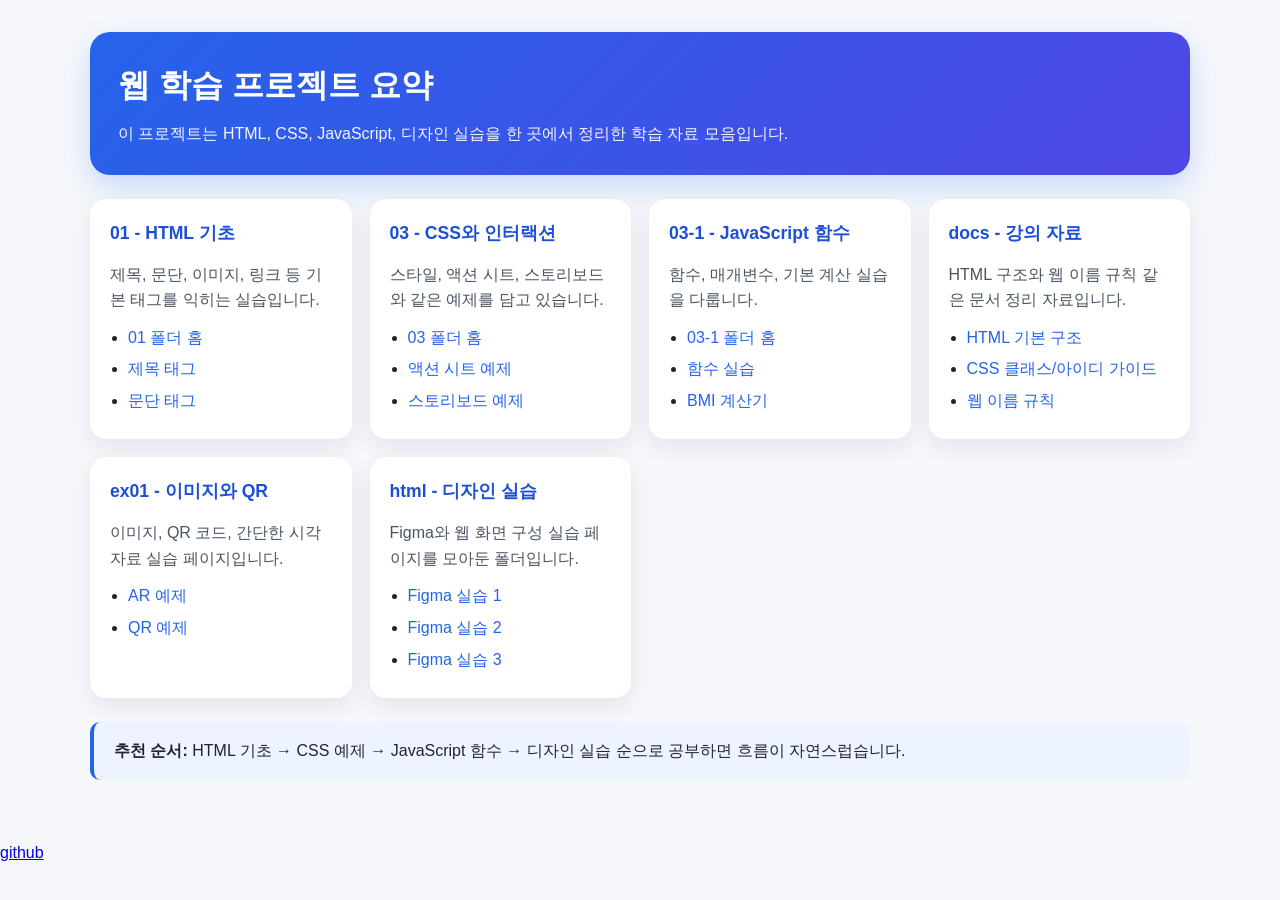
<file: index.html>
<!DOCTYPE html>
<html lang="ko">
<head>
    <meta charset="UTF-8">
    <meta name="viewport" content="width=device-width, initial-scale=1.0">
    <title>웹 학습 프로젝트 요약</title>
    <style>
        :root {
            color-scheme: light;
            font-family: "Malgun Gothic", "Apple SD Gothic Neo", sans-serif;
        }

        body {
            margin: 0;
            background: #f5f7fb;
            color: #223;
            line-height: 1.6;
        }

        .wrap {
            max-width: 1100px;
            margin: 0 auto;
            padding: 32px 20px 60px;
        }

        .hero {
            background: linear-gradient(135deg, #2563eb, #4f46e5);
            color: white;
            padding: 28px;
            border-radius: 20px;
            box-shadow: 0 12px 30px rgba(37, 99, 235, 0.2);
        }

        .hero h1 {
            margin: 0 0 10px;
            font-size: 2rem;
        }

        .hero p {
            margin: 0;
            font-size: 1rem;
            opacity: 0.95;
        }

        .grid {
            display: grid;
            grid-template-columns: repeat(auto-fit, minmax(240px, 1fr));
            gap: 18px;
            margin-top: 24px;
        }

        .card {
            background: white;
            border-radius: 16px;
            padding: 20px;
            box-shadow: 0 8px 22px rgba(15, 23, 42, 0.08);
        }

        .card h2 {
            margin-top: 0;
            font-size: 1.1rem;
            color: #1d4ed8;
        }

        .card p {
            margin: 8px 0 12px;
            color: #4b5563;
        }

        .card ul {
            padding-left: 18px;
            margin: 0;
        }

        .card li {
            margin-bottom: 6px;
        }

        .card a {
            color: #2563eb;
            text-decoration: none;
        }

        .card a:hover {
            text-decoration: underline;
        }

        .note {
            margin-top: 24px;
            background: #eef4ff;
            border-left: 4px solid #2563eb;
            padding: 16px 20px;
            border-radius: 10px;
        }
    </style>
</head>
<body>
    <div class="wrap">
        <header class="hero">
            <h1>웹 학습 프로젝트 요약</h1>
            <p>이 프로젝트는 HTML, CSS, JavaScript, 디자인 실습을 한 곳에서 정리한 학습 자료 모음입니다.</p>
        </header>

        <main class="grid">
            <section class="card">
                <h2>01 - HTML 기초</h2>
                <p>제목, 문단, 이미지, 링크 등 기본 태그를 익히는 실습입니다.</p>
                <ul>
                    <li><a href="01/index.html">01 폴더 홈</a></li>
                    <li><a href="01/ex1-4.html">제목 태그</a></li>
                    <li><a href="01/ex1-5.html">문단 태그</a></li>
                </ul>
            </section>

            <section class="card">
                <h2>03 - CSS와 인터랙션</h2>
                <p>스타일, 액션 시트, 스토리보드와 같은 예제를 담고 있습니다.</p>
                <ul>
                    <li><a href="03/index.html">03 폴더 홈</a></li>
                    <li><a href="03/action-sheet.html">액션 시트 예제</a></li>
                    <li><a href="03/storyboard.html">스토리보드 예제</a></li>
                </ul>
            </section>

            <section class="card">
                <h2>03-1 - JavaScript 함수</h2>
                <p>함수, 매개변수, 기본 계산 실습을 다룹니다.</p>
                <ul>
                    <li><a href="03-1/index.html">03-1 폴더 홈</a></li>
                    <li><a href="03-1/함수.html">함수 실습</a></li>
                    <li><a href="03-1/bmi.html">BMI 계산기</a></li>
                </ul>
            </section>

            <section class="card">
                <h2>docs - 강의 자료</h2>
                <p>HTML 구조와 웹 이름 규칙 같은 문서 정리 자료입니다.</p>
                <ul>
                    <li><a href="docs/html_basic_structure.html">HTML 기본 구조</a></li>
                    <li><a href="docs/css_class_id_guide.html">CSS 클래스/아이디 가이드</a></li>
                    <li><a href="docs/web-naming-rules.html">웹 이름 규칙</a></li>
                </ul>
            </section>

            <section class="card">
                <h2>ex01 - 이미지와 QR</h2>
                <p>이미지, QR 코드, 간단한 시각 자료 실습 페이지입니다.</p>
                <ul>
                    <li><a href="ex01/ar.html">AR 예제</a></li>
                    <li><a href="ex01/qr.html">QR 예제</a></li>
                </ul>
            </section>

            <section class="card">
                <h2>html - 디자인 실습</h2>
                <p>Figma와 웹 화면 구성 실습 페이지를 모아둔 폴더입니다.</p>
                <ul>
                    <li><a href="html/figma.html">Figma 실습 1</a></li>
                    <li><a href="html/figma2.html">Figma 실습 2</a></li>
                    <li><a href="html/figma3.html">Figma 실습 3</a></li>
                </ul>
            </section>
        </main>

        <section class="note">
            <strong>추천 순서:</strong> HTML 기초 → CSS 예제 → JavaScript 함수 → 디자인 실습 순으로 공부하면 흐름이 자연스럽습니다.
        </section>
    </div>
        <footer><a href="https://github.com/qwerewqwerew/mbc-lesson" target="_blank">github</a></footer>
    
</body>
</html>
</file>
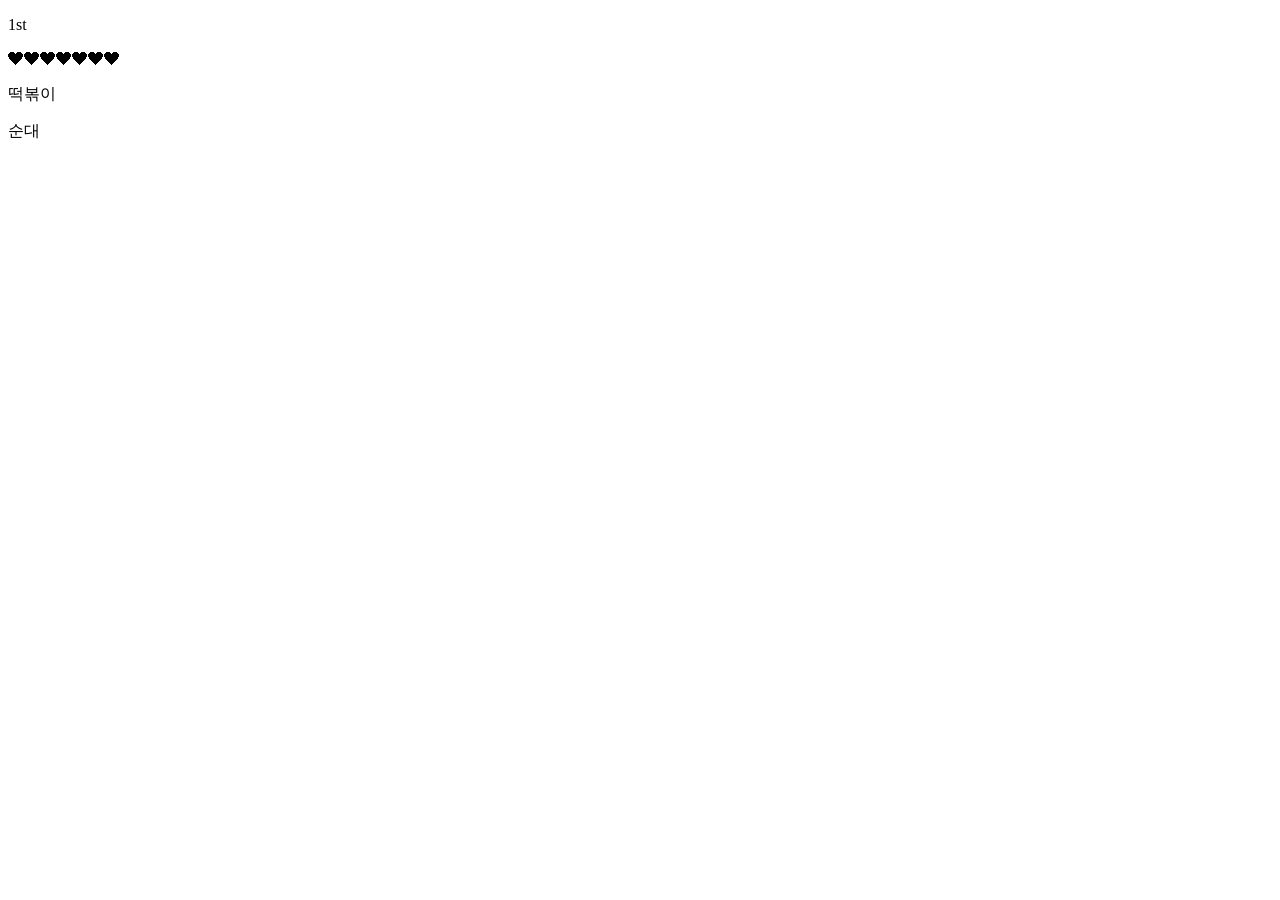
<file: 03-1/index.html>
<!DOCTYPE html>
<html lang="ko">
<head>
  <meta charset="UTF-8">
  <meta name="viewport" content="width=device-width, initial-scale=1.0">
  <title>Document</title>
</head>
<body>
  <div id="container">
    <p>1st</p>
  </div>
<script src="./ex3-12.js"></script>
</body>
</html>
</file>
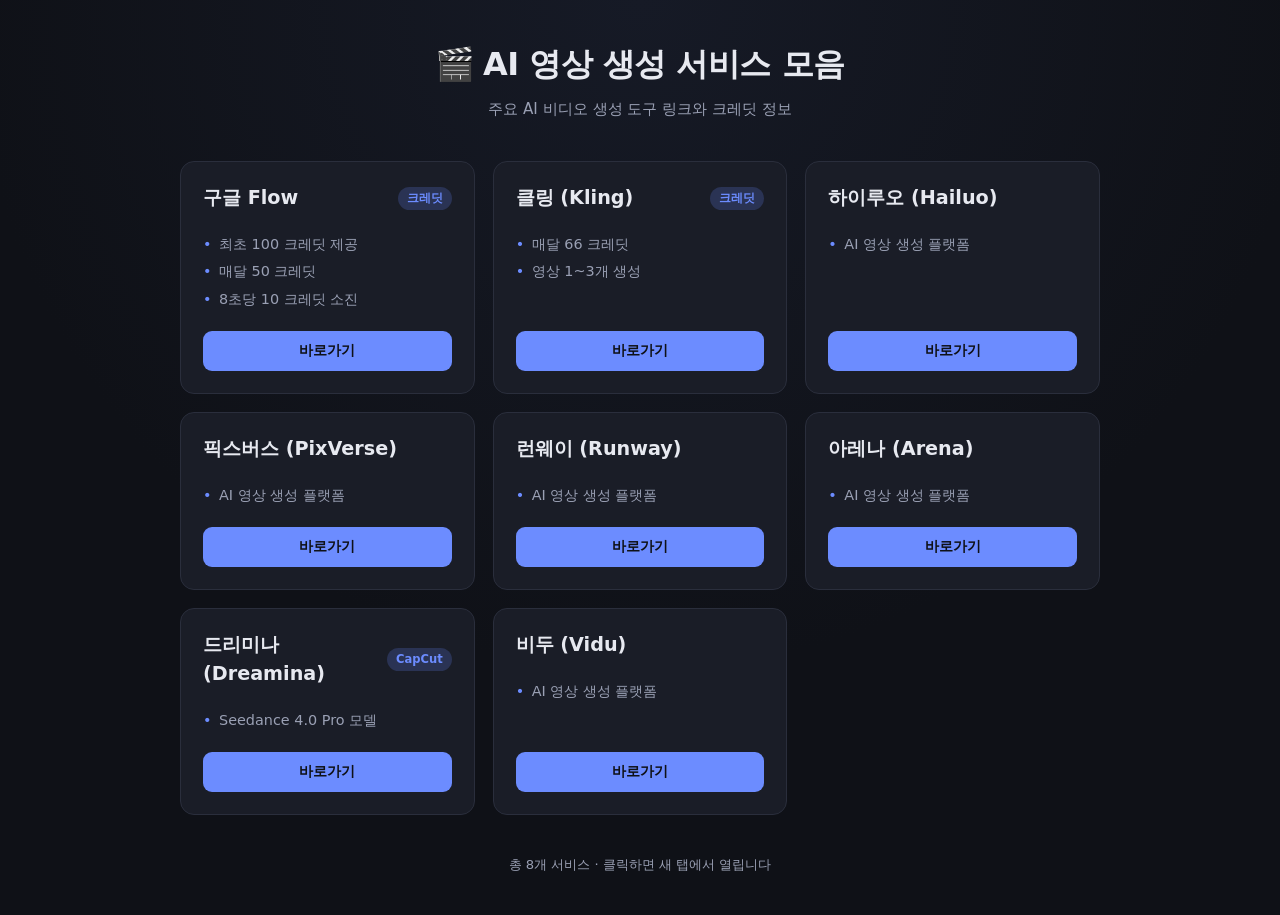
<file: 03/index.html>
<!DOCTYPE html>
<html lang="ko">
<head>
<meta charset="UTF-8">
<meta name="viewport" content="width=device-width, initial-scale=1.0">
<title>AI 영상 생성 서비스 모음</title>
<style>
  :root {
    --bg: #0f1117;
    --card: #1a1d27;
    --card-hover: #222634;
    --accent: #6c8cff;
    --accent-soft: #2a3354;
    --text: #e7e9f0;
    --muted: #9aa0b4;
    --border: #2a2e3c;
  }
  * { box-sizing: border-box; margin: 0; padding: 0; }
  body {
    font-family: 'Segoe UI', 'Malgun Gothic', system-ui, sans-serif;
    background: radial-gradient(circle at top, #161a26 0%, var(--bg) 60%);
    color: var(--text);
    min-height: 100vh;
    padding: 40px 20px;
    line-height: 1.5;
  }
  .wrap { max-width: 920px; margin: 0 auto; }
  header { text-align: center; margin-bottom: 40px; }
  header h1 {
    font-size: 2rem;
    font-weight: 700;
    letter-spacing: -0.5px;
  }
  header h1 .emoji { margin-right: 8px; }
  header p { color: var(--muted); margin-top: 10px; font-size: 0.95rem; }

  .grid {
    display: grid;
    grid-template-columns: repeat(auto-fill, minmax(270px, 1fr));
    gap: 18px;
  }
  .card {
    background: var(--card);
    border: 1px solid var(--border);
    border-radius: 14px;
    padding: 22px;
    transition: transform 0.18s ease, background 0.18s ease, border-color 0.18s ease;
    display: flex;
    flex-direction: column;
  }
  .card:hover {
    transform: translateY(-4px);
    background: var(--card-hover);
    border-color: var(--accent);
  }
  .card-head {
    display: flex;
    align-items: center;
    justify-content: space-between;
    margin-bottom: 12px;
    gap: 8px;
  }
  .card-head h2 { font-size: 1.2rem; font-weight: 600; }
  .badge {
    font-size: 0.72rem;
    background: var(--accent-soft);
    color: var(--accent);
    padding: 3px 9px;
    border-radius: 20px;
    font-weight: 600;
    white-space: nowrap;
  }
  .info { list-style: none; margin: 6px 0 18px; }
  .info li {
    color: var(--muted);
    font-size: 0.9rem;
    padding: 3px 0 3px 16px;
    position: relative;
  }
  .info li::before {
    content: "•";
    color: var(--accent);
    position: absolute;
    left: 0;
  }
  .card a.visit {
    margin-top: auto;
    display: inline-block;
    text-align: center;
    text-decoration: none;
    background: var(--accent);
    color: #0f1117;
    font-weight: 600;
    padding: 9px 0;
    border-radius: 9px;
    font-size: 0.9rem;
    transition: opacity 0.15s ease;
  }
  .card a.visit:hover { opacity: 0.85; }
  footer { text-align: center; color: var(--muted); font-size: 0.82rem; margin-top: 40px; }
</style>
</head>
<body>
<div class="wrap">
  <header>
    <h1><span class="emoji">🎬</span>AI 영상 생성 서비스 모음</h1>
    <p>주요 AI 비디오 생성 도구 링크와 크레딧 정보</p>
  </header>

  <div class="grid">

    <div class="card">
      <div class="card-head">
        <h2>구글 Flow</h2>
        <span class="badge">크레딧</span>
      </div>
      <ul class="info">
        <li>최초 100 크레딧 제공</li>
        <li>매달 50 크레딧</li>
        <li>8초당 10 크레딧 소진</li>
      </ul>
      <a class="visit" href="https://labs.google/flow" target="_blank" rel="noopener">바로가기</a>
    </div>

    <div class="card">
      <div class="card-head">
        <h2>클링 (Kling)</h2>
        <span class="badge">크레딧</span>
      </div>
      <ul class="info">
        <li>매달 66 크레딧</li>
        <li>영상 1~3개 생성</li>
      </ul>
      <a class="visit" href="https://kling.ai/" target="_blank" rel="noopener">바로가기</a>
    </div>

    <div class="card">
      <div class="card-head">
        <h2>하이루오 (Hailuo)</h2>
      </div>
      <ul class="info">
        <li>AI 영상 생성 플랫폼</li>
      </ul>
      <a class="visit" href="https://hailuoai.video/ko" target="_blank" rel="noopener">바로가기</a>
    </div>

    <div class="card">
      <div class="card-head">
        <h2>픽스버스 (PixVerse)</h2>
      </div>
      <ul class="info">
        <li>AI 영상 생성 플랫폼</li>
      </ul>
      <a class="visit" href="https://app.pixverse.ai/" target="_blank" rel="noopener">바로가기</a>
    </div>

    <div class="card">
      <div class="card-head">
        <h2>런웨이 (Runway)</h2>
      </div>
      <ul class="info">
        <li>AI 영상 생성 플랫폼</li>
      </ul>
      <a class="visit" href="https://runwayml.com/" target="_blank" rel="noopener">바로가기</a>
    </div>

    <div class="card">
      <div class="card-head">
        <h2>아레나 (Arena)</h2>
      </div>
      <ul class="info">
        <li>AI 영상 생성 플랫폼</li>
      </ul>
      <a class="visit" href="https://arena.ai/" target="_blank" rel="noopener">바로가기</a>
    </div>

    <div class="card">
      <div class="card-head">
        <h2>드리미나 (Dreamina)</h2>
        <span class="badge">CapCut</span>
      </div>
      <ul class="info">
        <li>Seedance 4.0 Pro 모델</li>
      </ul>
      <a class="visit" href="https://dreamina.capcut.com/ai-tool/home?type=video&model=dreamina_seedance_40_pro" target="_blank" rel="noopener">바로가기</a>
    </div>

    <div class="card">
      <div class="card-head">
        <h2>비두 (Vidu)</h2>
      </div>
      <ul class="info">
        <li>AI 영상 생성 플랫폼</li>
      </ul>
      <a class="visit" href="https://www.vidu.com/ko" target="_blank" rel="noopener">바로가기</a>
    </div>

  </div>

  <footer>총 8개 서비스 · 클릭하면 새 탭에서 열립니다</footer>
</div>
</body>
</html>
</file>
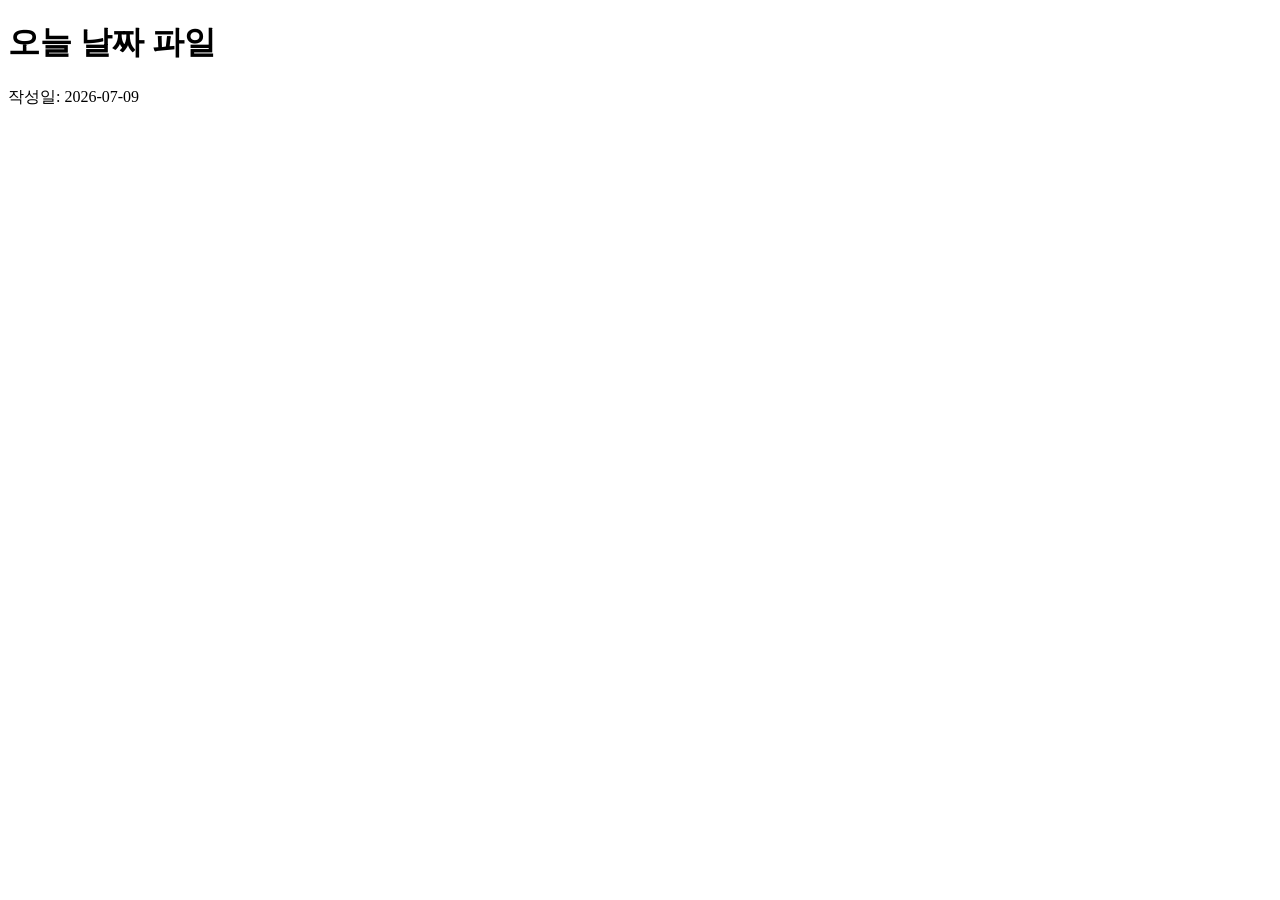
<file: 2026-07-09.html>
<!DOCTYPE html>
<html lang="ko">
<head>
  <meta charset="UTF-8" />
  <meta name="viewport" content="width=device-width, initial-scale=1.0" />
  <title>2026-07-09</title>
</head>
<body>
  <h1>오늘 날짜 파일</h1>
  <p>작성일: 2026-07-09</p>
</body>
</html>
</file>
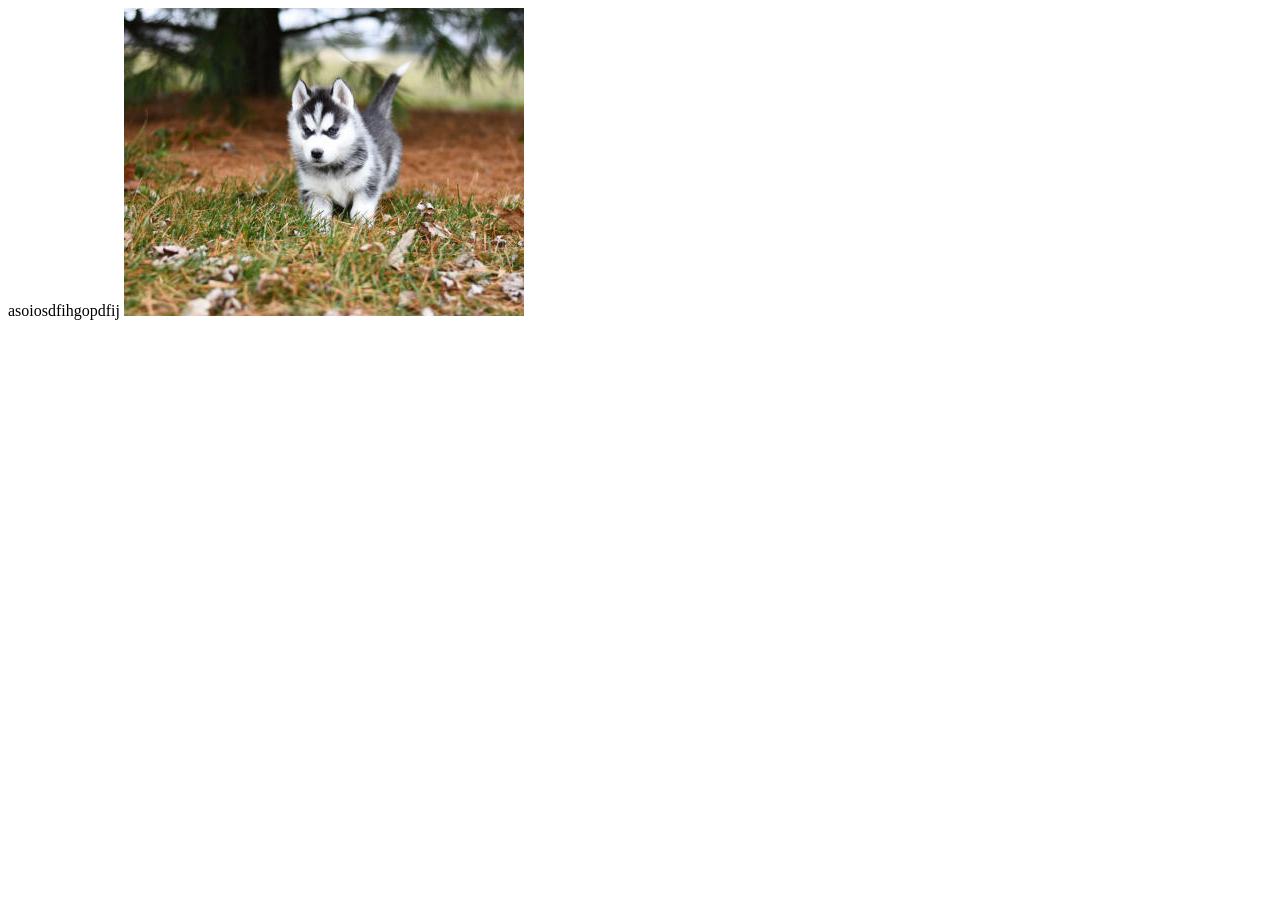
<file: 01/ex1-10.html>
<!DOCTYPE html>
<html lang="ko">
<head>
    <meta charset="UTF-8">
    <meta name="viewport" content="width=device-width, initial-scale=1.0">
    <title>경로</title>
</head>
<body>
    asoiosdfihgopdfij
    <img src="img/15.png" alt="">
</body>
</html>
</file>
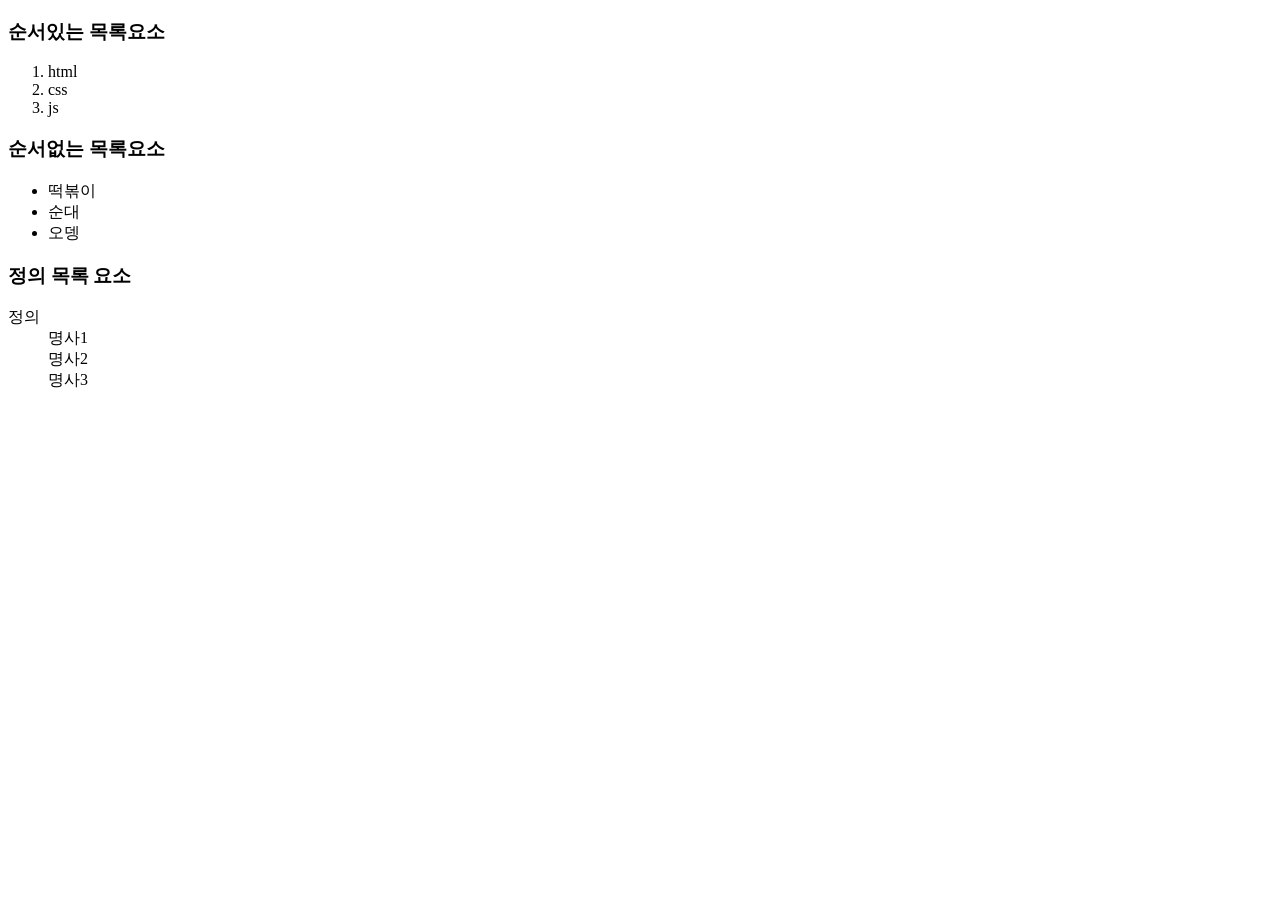
<file: 01/ex1-11.html>
<!doctype html>
<html lang="ko">
  <head>
    <meta charset="UTF-8" />
    <meta name="viewport" content="width=device-width, initial-scale=1.0" />
    <title>목록요소</title>
  </head>
  <body>
    <h3>순서있는 목록요소</h3>
    <ol>
      <li>html</li>
      <li>css</li>
      <li>js</li>
    </ol>
    <h3>순서없는 목록요소</h3>
    <ul>
      <li>떡볶이</li>
      <li>순대</li>
      <li>오뎅</li>
    </ul>
    <h3>정의 목록 요소</h3>
    <dl>
      <dt>정의</dt>
      <dd>명사1</dd>
      <dd>명사2</dd>
      <dd>명사3</dd>
    </dl>
  </body>
</html>
</file>
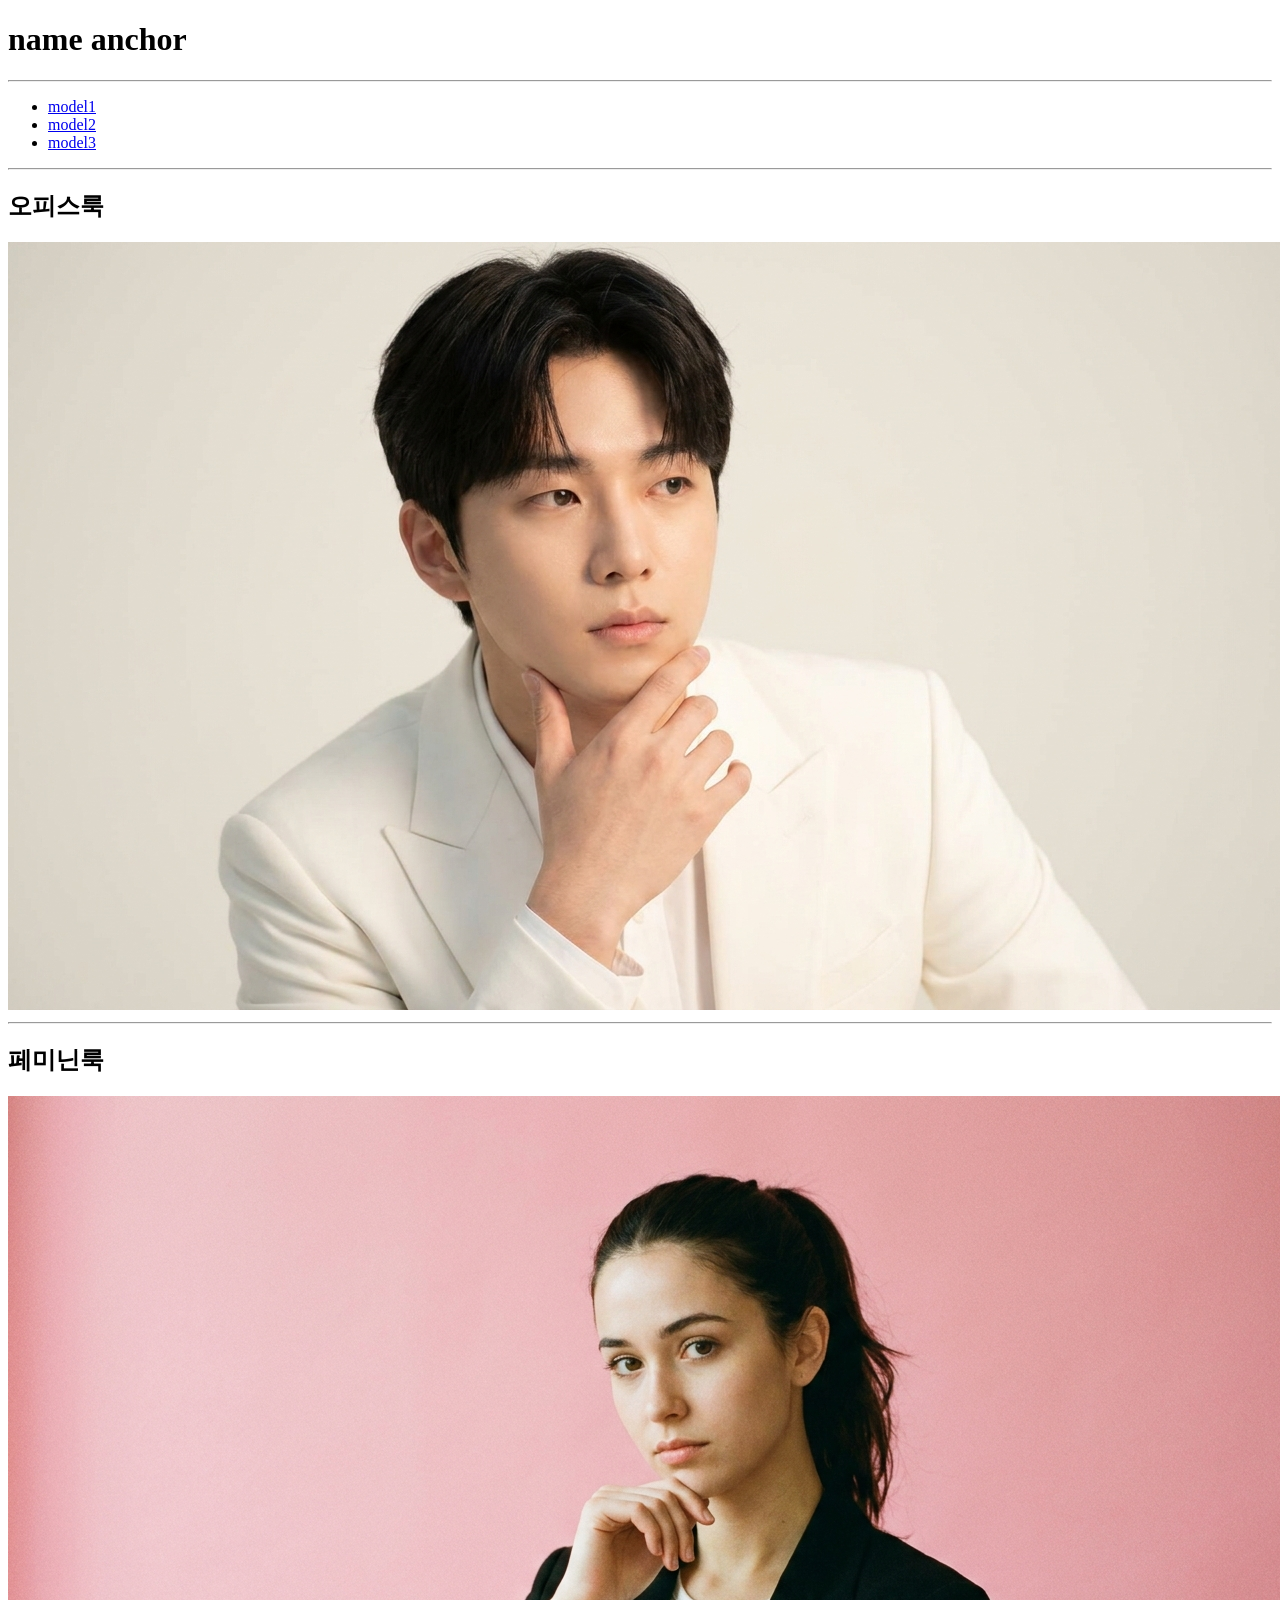
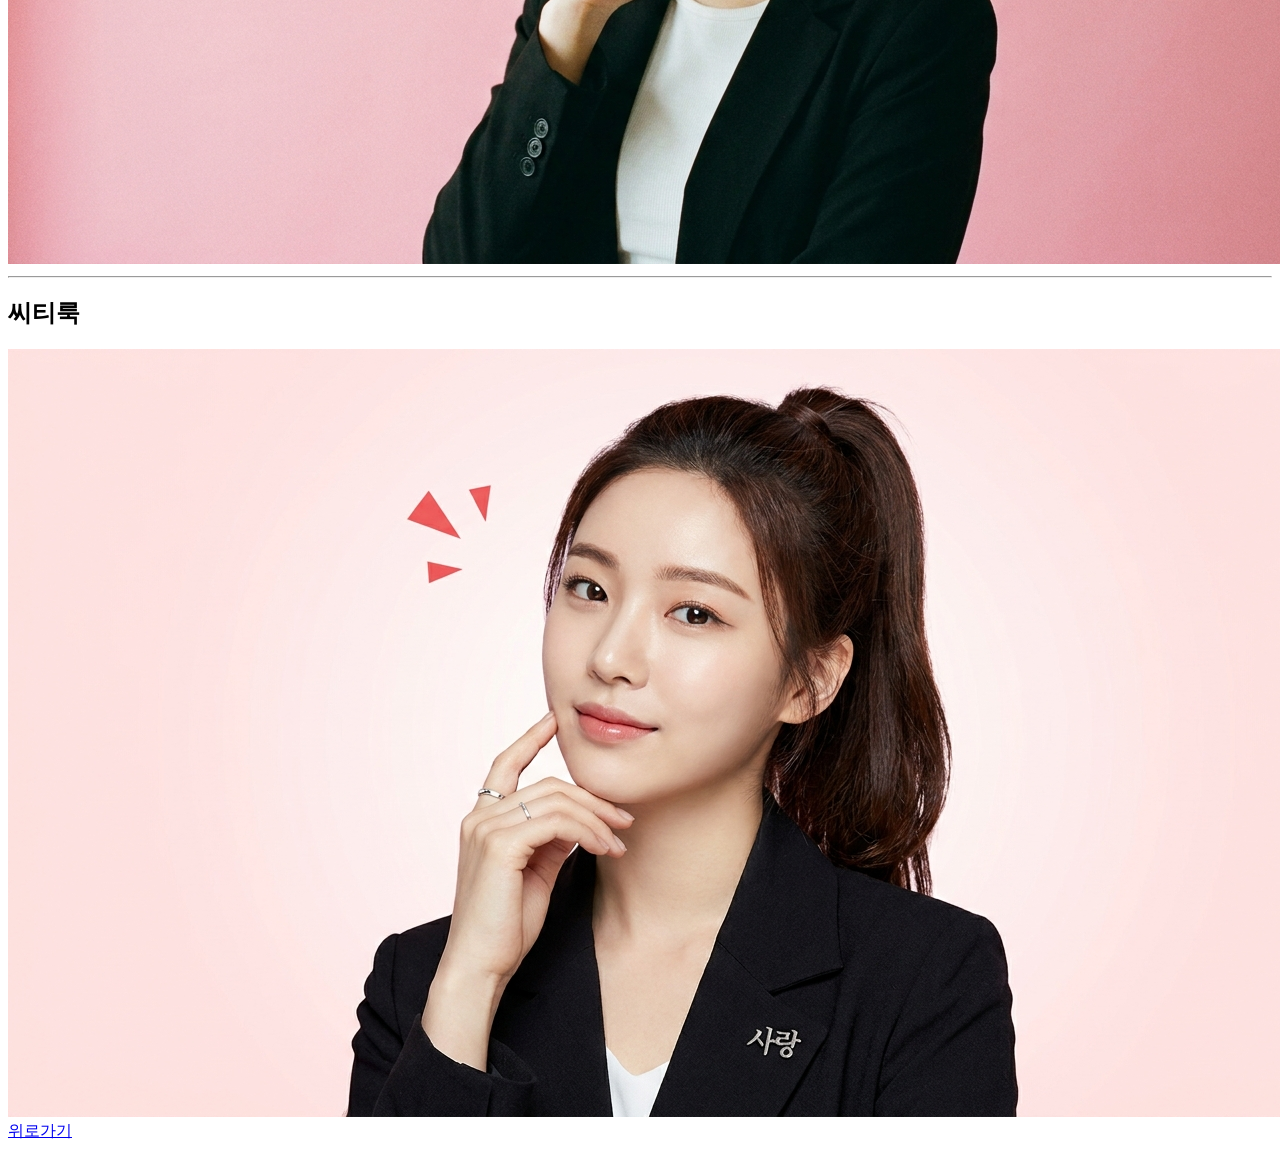
<file: 01/ex1-18.html>
<!doctype html>
<html lang="ko">
  <head>
    <meta charset="UTF-8" />
    <meta name="viewport" content="width=device-width, initial-scale=1.0" />
    <title>네임앵커</title>
  </head>
  <body>
    <h1 id="top">name anchor</h1>
    <hr />
    <!-- ul>li>a -->
    <ul>
      <li><a href="#model1">model1</a></li>
      <li><a href="#model2">model2</a></li>
      <li><a href="#model3">model3</a></li>
    </ul>
    <hr>
    <h2 id="model1">오피스룩</h2>
    <img src="./img/0518-1.jpeg" alt="office">
    <hr>
    <h2 id="model2">페미닌룩</h2>
    <img src="./img/0518-2.jpeg" alt="office">
    <hr>
    <h2 id="model3">씨티룩</h2>
    <img src="./img/0518-3.jpeg" alt="office"> <br>
    <a href="#top">위로가기</a>
  </body>
</html>
</file>
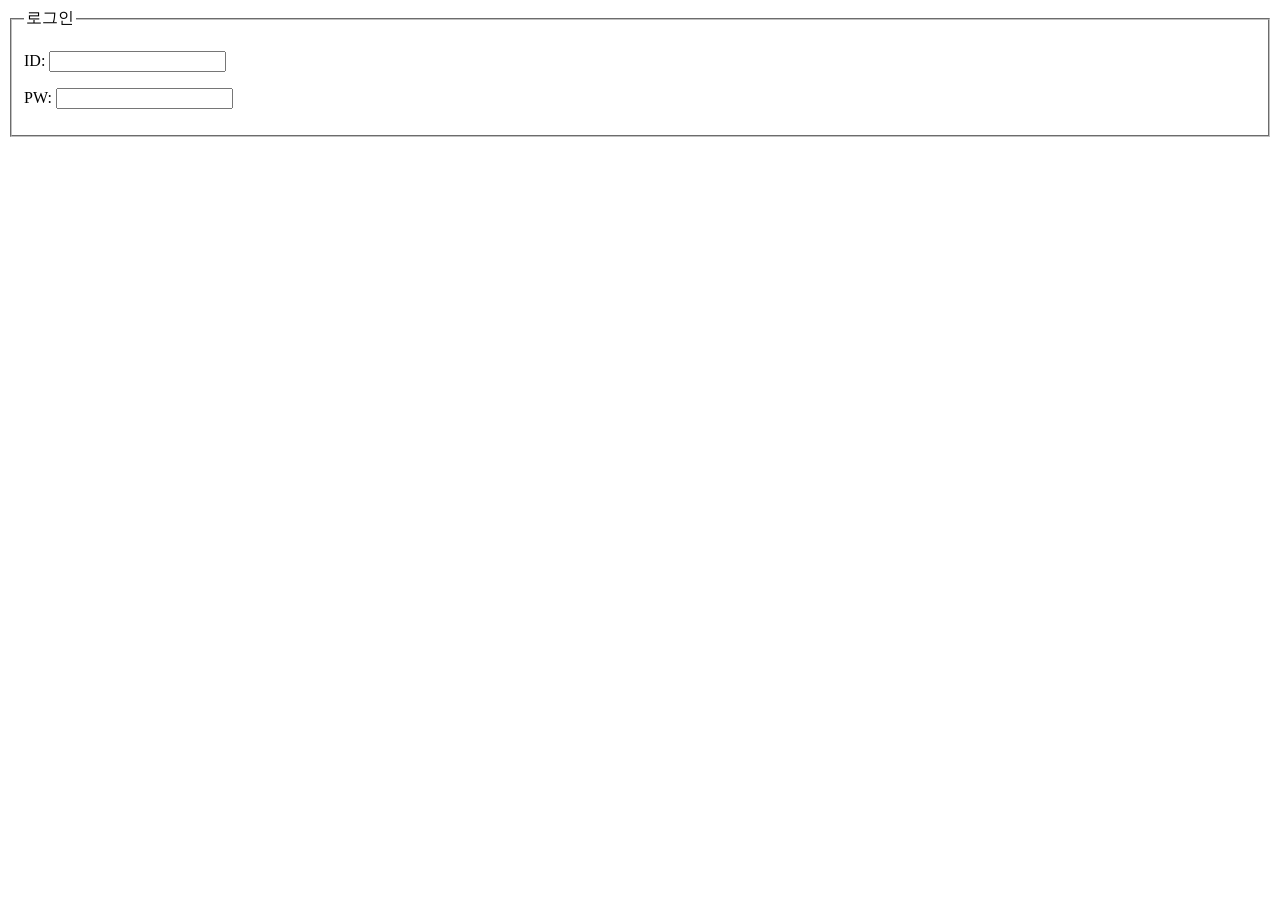
<file: 01/ex1-24.html>
<!DOCTYPE html>
<html lang="ko">

<head>
  <meta charset="UTF-8">
  <meta name="viewport" content="width=device-width, initial-scale=1.0">
  <title>form</title>
</head>

<body>
  <!--
  form : 웹브라우저에서 유일하게 사용자의 데이터를 입력받을수 있는 요소
  action: 사용자 정보를 저장할 서버주소
  method: 전송방식(get-공개형,post-비공개형)
  -->
  <form action="#">
    <fieldset>
      <legend>로그인</legend>
      <p>ID: <input type="text"></p>
      <p>PW: <input type="password"></p>
    </fieldset>  
  </form>
</body>

</html>
</file>
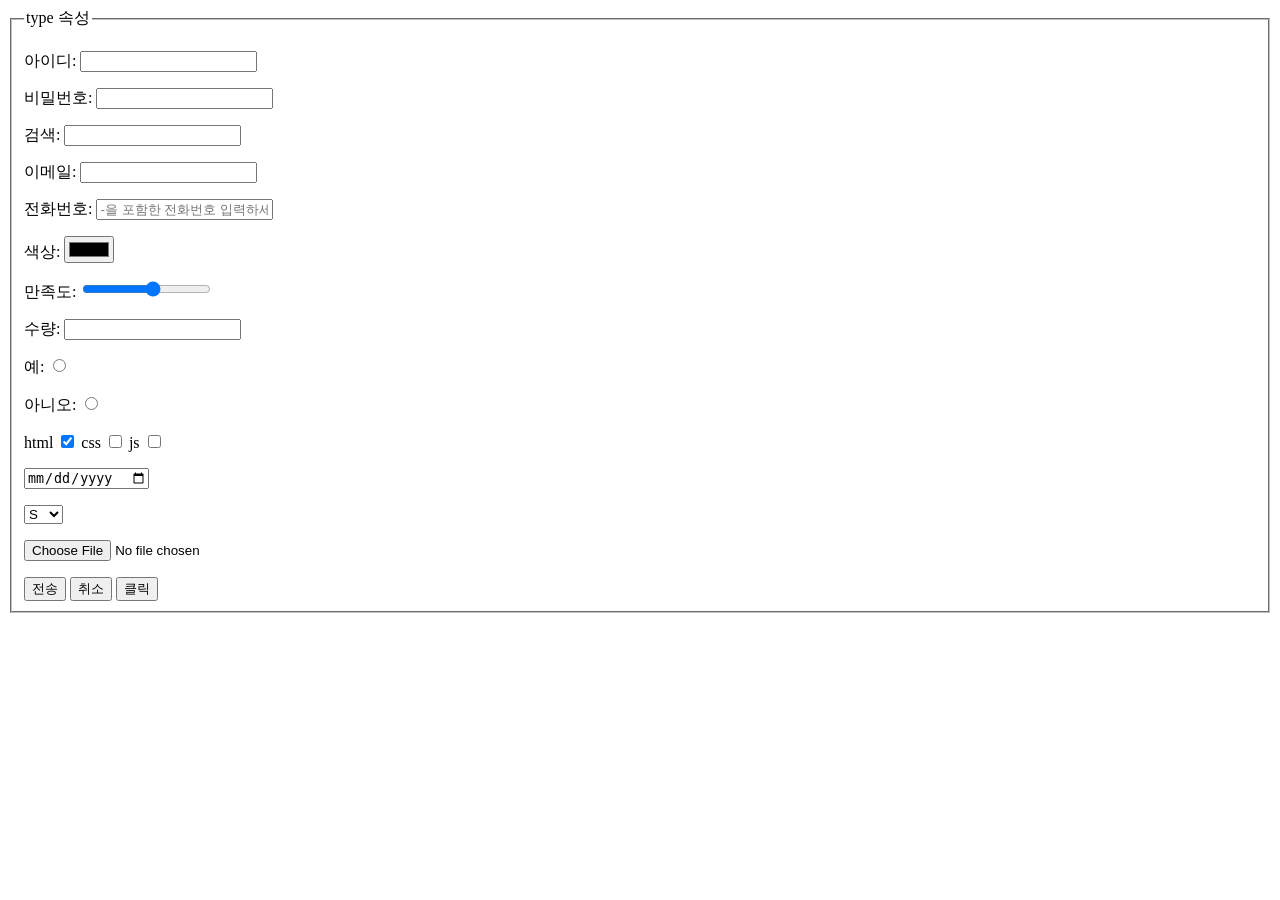
<file: 01/ex1-25.html>
<!DOCTYPE html>
<html lang="ko">

<head>
  <meta charset="UTF-8">
  <meta name="viewport" content="width=device-width, initial-scale=1.0">
  <title>다양한 input</title>
</head>

<body>
  <form action="#" method="post">
    <fieldset>
      <legend>type 속성</legend>
      <p>아이디: <input type="text" name="uid"></p>
      <p>비밀번호: <input type="password"></p>
      <p>검색: <input type="search"></p>
      <p>이메일: <input type="email" required></p>
      <p>전화번호: <input type="tel" placeholder="-을 포함한 전화번호 입력하세요"></p>
      <p>색상: <input type="color"></p>
      <p>만족도: <input type="range" min="1" max="10"></p>
      <p>수량: <input type="number" min="1"></p>
      <p><label>예: <input type="radio" name="receive"></label></p>
      <p><label>아니오: <input type="radio" name="receive"></label></p>
      <p>
        <label>html
          <input type="checkbox" name="skill" checked>
        </label>
        <label>css
          <input type="checkbox" name="skill">
        </label>
        <label>js
          <input type="checkbox" name="skill">
        </label>
      </p>
      <p>
        <input type="date">
      </p>
      <!-- name 속성 input 에 필수로 넣어야함
        기능: 서버에 저장될 데이터 이름표 역할
      -->
      <p>
        <select name="size" id="size">
          <option value="s">S</option>
          <option value="m">M</option>
          <option value="l">L</option>
          <option value="xl">XL</option>
        </select>
      </p>
      <p><input type="file"></p>
      <button type="submit">전송</button>
      <button type="reset">취소</button>
      <button>클릭</button>
    </fieldset>
  </form>
</body>

</html>
</file>
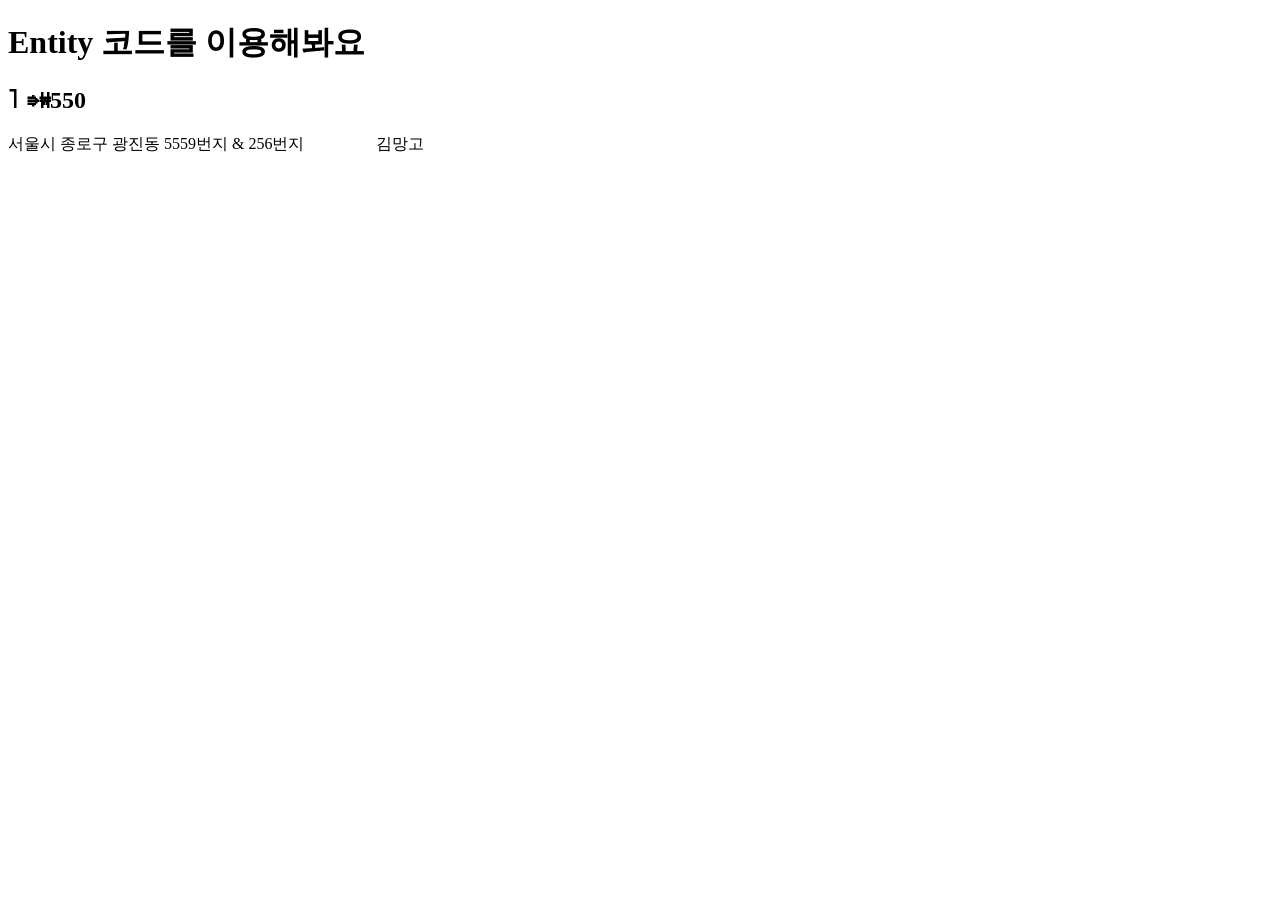
<file: 01/ex1-3.html>
<!doctype html>
<html lang="ko">
  <head>
    <meta charset="UTF-8" />
    <meta name="viewport" content="width=device-width, initial-scale=1.0" />
    <title>Entity</title>
  </head>
  <body>
    <!-- Alt+L -> Alt + O -->
    <h1>Entity 코드를 이용해봐요</h1>
    <!-- &명령어; -->
    <h2>&RightCeiling; &rAarr;&#8361;550</h2>
    <p>
      서울시 종로구 광진동 5559번지 &amp; 256번지
      &nbsp;&nbsp;&nbsp;&nbsp;&nbsp;&nbsp;&nbsp;&nbsp;&nbsp;&nbsp;&nbsp;&nbsp;&nbsp;&nbsp;&nbsp;&nbsp;
      김망고
    </p>
  </body>
</html>
</file>
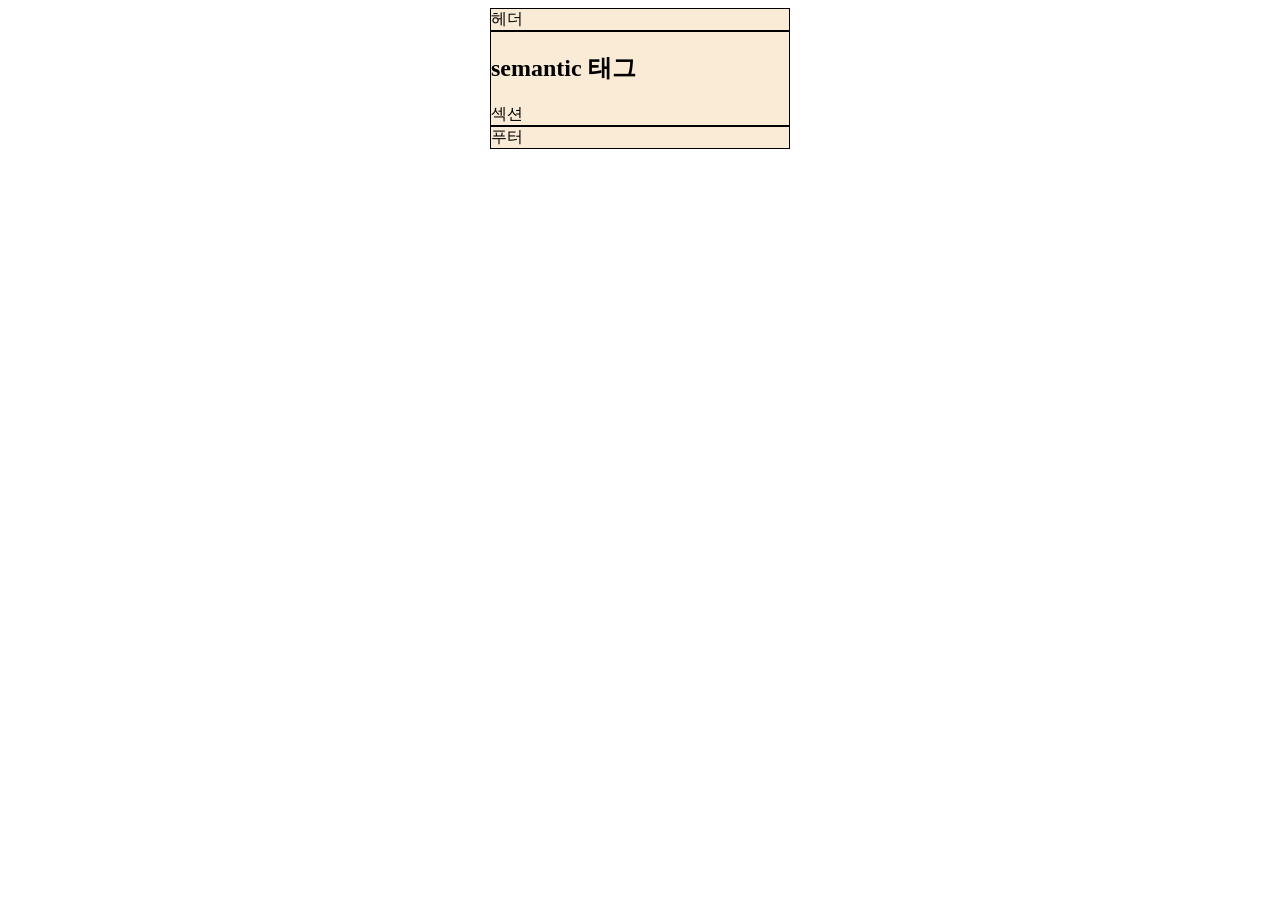
<file: 01/ex1-34.html>
<!doctype html>
<html lang="ko">
  <head>
    <meta charset="UTF-8" />
    <meta name="viewport" content="width=device-width, initial-scale=1.0" />
    <title>div</title>
    <!-- 웹표준 html5, css3, es6 -->
    <style>
      .wrap {
        width: 300px;
        margin: auto;
        background-color: antiquewhite;
      }
      footer,
      section,
      header {
        border: 1px solid;
      }
    </style>
  </head>
  <!-- ❌ 틀린 부분: </head> 닫는 태그가 누락되었었습니다. -->
  <body>
    <!-- header+section+footer -->
    <!-- .,# -->
    <div class="wrap">
      <header>헤더</header>
      <section>
        <h2>semantic 태그</h2>
        섹션
      </section>
      <footer>푸터</footer>
    </div>
    <!-- ❌ 틀린 부분: <div class="wrap">을 닫는 </div> 태그가 누락되었었습니다. -->
  </body>
</html>
</file>
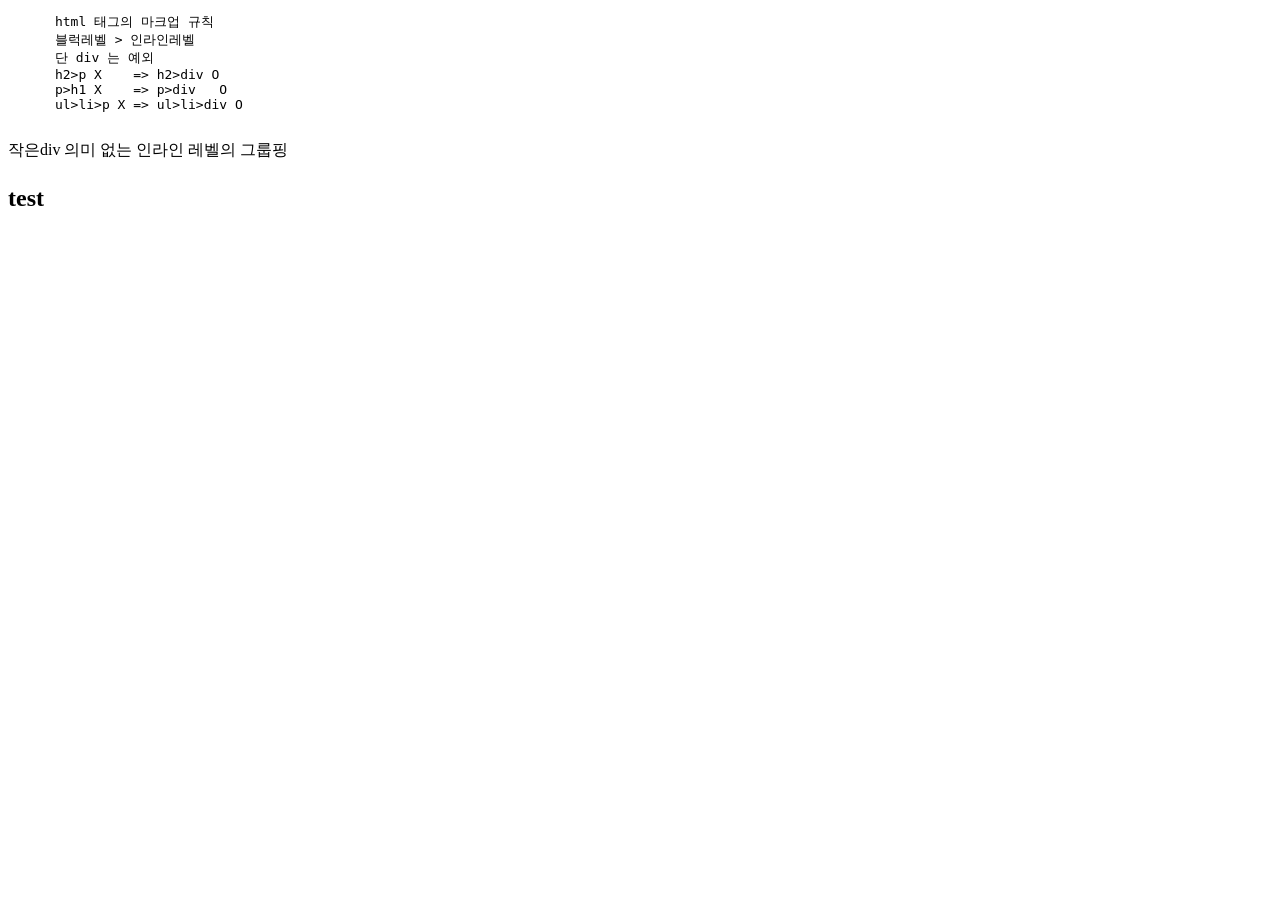
<file: 01/ex1-35.html>
<!doctype html>
<html lang="ko">
  <head>
    <meta charset="UTF-8" />
    <meta name="viewport" content="width=device-width, initial-scale=1.0" />
    <title>span</title>
  </head>
  <body>
    <pre>
      html 태그의 마크업 규칙   
      블럭레벨 > 인라인레벨
      단 div 는 예외
      h2>p X    => h2>div O
      p>h1 X    => p>div   O
      ul>li>p X => ul>li>div O
    </pre>
    <span>작은div</span>
    <span>의미 없는 인라인 레벨의 그룹핑 </span>
    <h2>
      <p>test</p>
    </h2>
  </body>
</html>
</file>
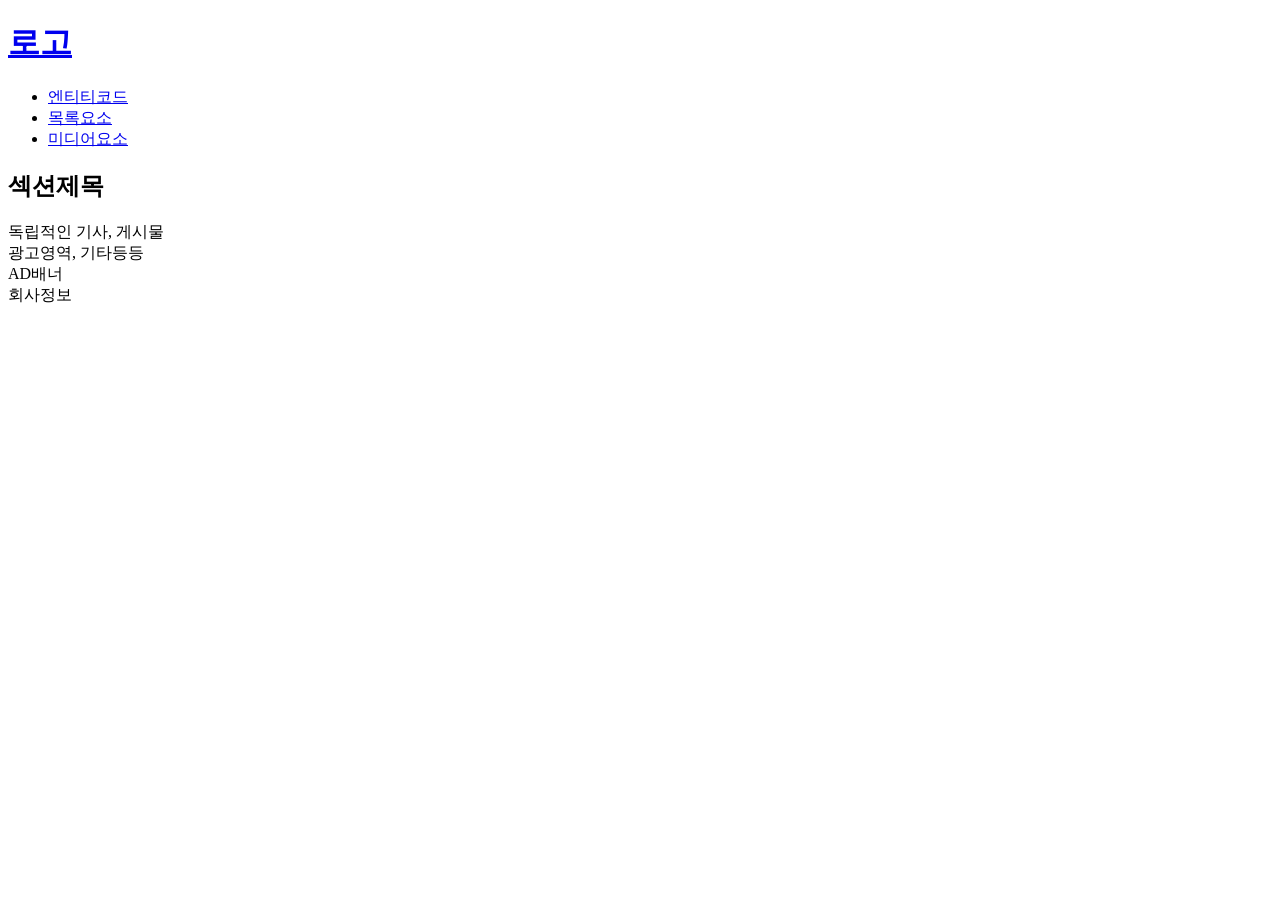
<file: 01/ex1-37.html>
<!DOCTYPE html>
<html lang="ko">

<head>
  <meta charset="UTF-8">
  <meta name="viewport" content="width=device-width, initial-scale=1.0">
  <title>Document</title>
</head>

<body>
  <!-- header+nav+section+aside+footer -->
  <header>
    <h1><a href="index.html">로고</a></h1>
  </header>
  <nav>
    <ul>
      <li><a href="./ex1-3.html">엔티티코드</a></li>
      <li><a href="./ex1-11.html">목록요소</a></li>
      <li><a href="./ex1-39.html">미디어요소</a></li>
    </ul>
  </nav>
  <main>
    <section>
      <h2>섹션제목</h2>
      <article>독립적인 기사, 게시물</article>
      <aside>광고영역, 기타등등</aside>
    </section>
  </main>
  <aside>AD배너</aside>
  <footer>회사정보</footer>
</body>

</html>
</file>
